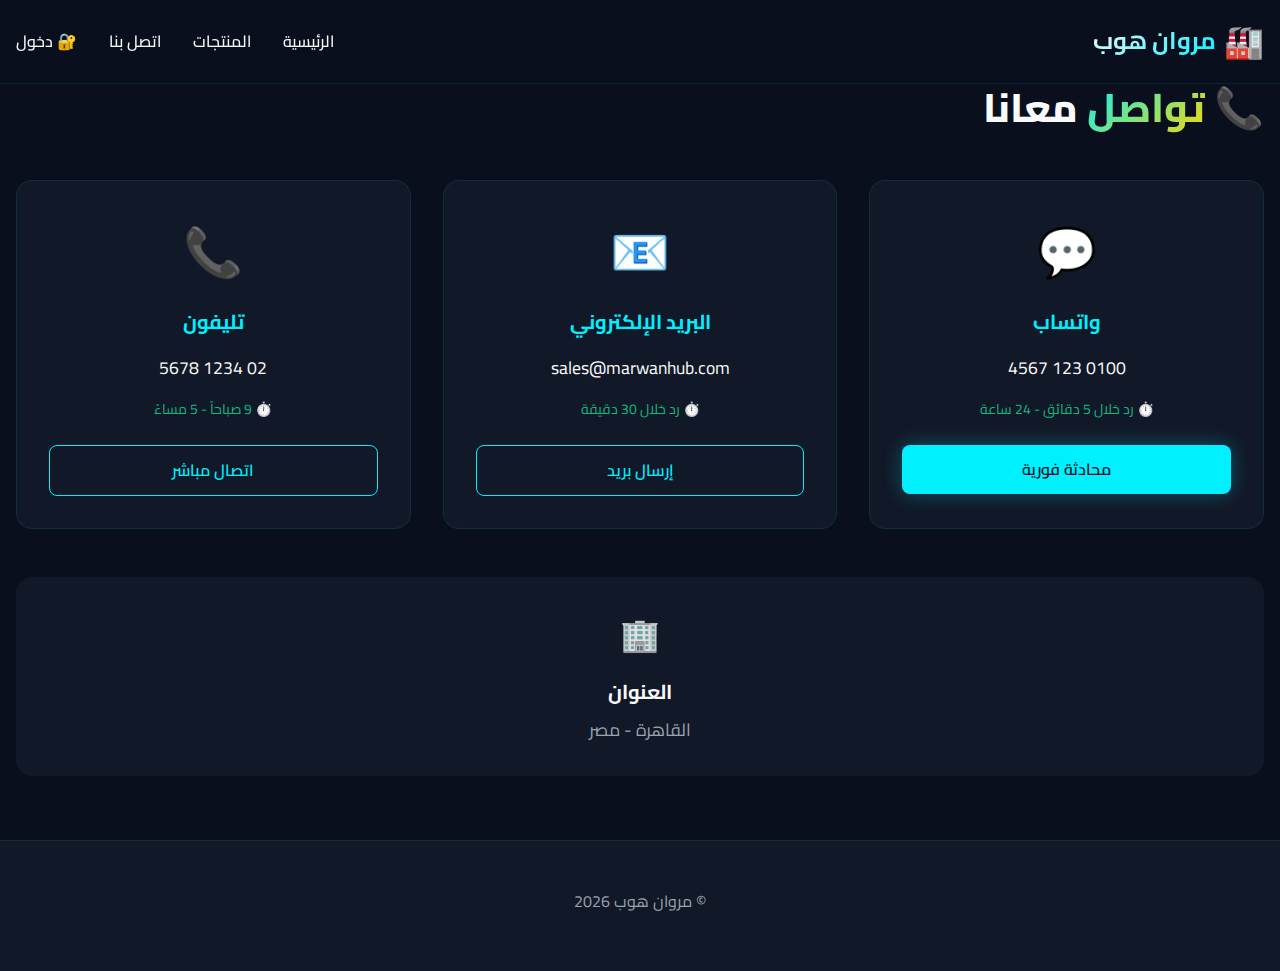
<file: pages/contact.html>
<!DOCTYPE html>
<html lang="ar" dir="rtl">
<head>
    <meta charset="UTF-8">
    <meta name="viewport" content="width=device-width, initial-scale=1.0">
    <title>مروان هوب - اتصل بنا</title>
    <link href="https://fonts.googleapis.com/css2?family=Cairo:wght@400;500;600;700;800&display=swap" rel="stylesheet">
    <link rel="stylesheet" href="../assets/css/style.css">
</head>
<body>
    <header class="header">
        <div class="container">
            <div class="header-content">
                <div class="logo">
                    <span class="logo-icon">🏭</span>
                    <span class="logo-text">مروان هوب</span>
                </div>
                <nav class="nav">
                    <a href="../index.html" class="nav-link">الرئيسية</a>
                    <a href="products.html" class="nav-link">المنتجات</a>
                    <a href="contact.html" class="nav-link">اتصل بنا</a>
                    <a href="#" class="nav-link">🔐 دخول</a>
                </nav>
            </div>
        </div>
    </header>

    <section class="container">
        <h1 class="hero-title" style="font-size: 2.5rem; margin-bottom: 1rem;">
            📞 <span>تواصل</span> معانا
        </h1>
        
        <div class="contact-grid">
            <!-- WhatsApp -->
            <div class="contact-card">
                <div class="contact-icon">💬</div>
                <div class="contact-title">واتساب</div>
                <div class="contact-info">0100 123 4567</div>
                <div class="contact-response">⏱️ رد خلال 5 دقائق - 24 ساعة</div>
                <a href="https://wa.me/201001234567" class="btn btn-primary" style="margin-top: 1.5rem; width: 100%;">
                    محادثة فورية
                </a>
            </div>
            
            <!-- Email -->
            <div class="contact-card">
                <div class="contact-icon">📧</div>
                <div class="contact-title">البريد الإلكتروني</div>
                <div class="contact-info">sales@marwanhub.com</div>
                <div class="contact-response">⏱️ رد خلال 30 دقيقة</div>
                <a href="mailto:sales@marwanhub.com" class="btn btn-outline" style="margin-top: 1.5rem; width: 100%;">
                    إرسال بريد
                </a>
            </div>
            
            <!-- Phone -->
            <div class="contact-card">
                <div class="contact-icon">📞</div>
                <div class="contact-title">تليفون</div>
                <div class="contact-info">02 1234 5678</div>
                <div class="contact-response">⏱️ 9 صباحاً - 5 مساءً</div>
                <a href="tel:+20212345678" class="btn btn-outline" style="margin-top: 1.5rem; width: 100%;">
                    اتصال مباشر
                </a>
            </div>
        </div>
        
        <!-- Address -->
        <div style="background: var(--mh-dark); padding: 2rem; border-radius: 16px; margin: 3rem 0; text-align: center;">
            <div style="font-size: 2rem; margin-bottom: 1rem;">🏢</div>
            <h3 style="font-size: 1.25rem; font-weight: 700; margin-bottom: 0.5rem;">العنوان</h3>
            <p style="color: var(--mh-gray); font-size: 1.1rem;">القاهرة - مصر</p>
        </div>
    </section>

    <footer class="footer">
        <div class="container">
            <div class="footer-content">
                <div class="footer-text">© مروان هوب 2026</div>
            </div>
        </div>
    </footer>
</body>
</html>
</file>
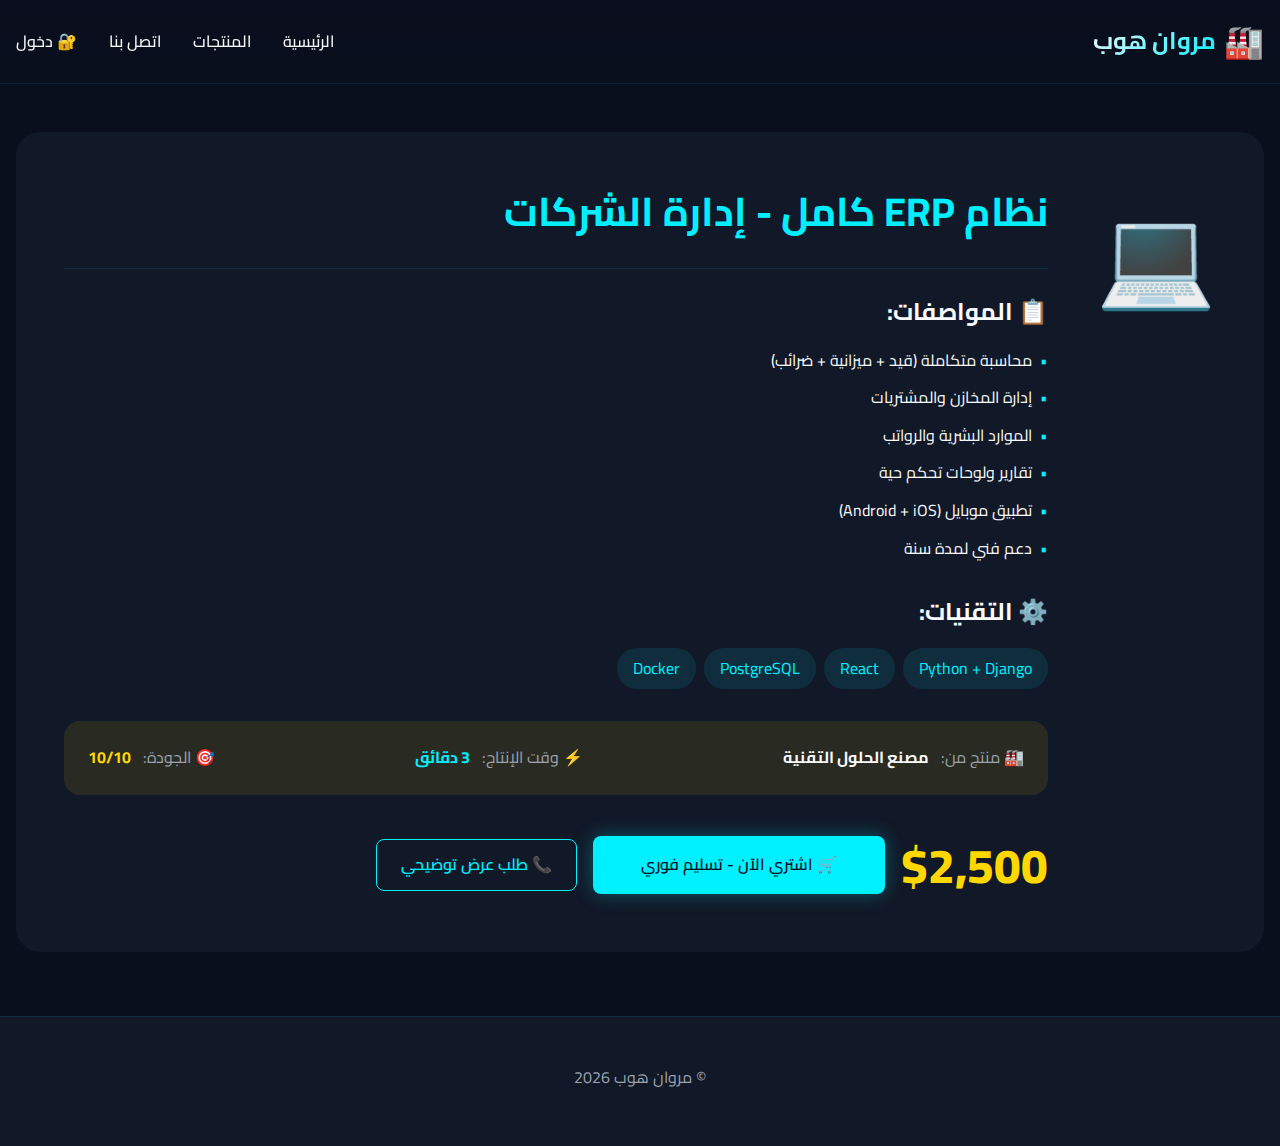
<file: pages/product.html>
<!DOCTYPE html>
<html lang="ar" dir="rtl">
<head>
    <meta charset="UTF-8">
    <meta name="viewport" content="width=device-width, initial-scale=1.0">
    <title>مروان هوب - تفاصيل المنتج</title>
    <link href="https://fonts.googleapis.com/css2?family=Cairo:wght@400;500;600;700;800&display=swap" rel="stylesheet">
    <link rel="stylesheet" href="../assets/css/style.css">
</head>
<body>
    <header class="header">
        <div class="container">
            <div class="header-content">
                <div class="logo">
                    <span class="logo-icon">🏭</span>
                    <span class="logo-text">مروان هوب</span>
                </div>
                <nav class="nav">
                    <a href="../index.html" class="nav-link">الرئيسية</a>
                    <a href="products.html" class="nav-link">المنتجات</a>
                    <a href="contact.html" class="nav-link">اتصل بنا</a>
                    <a href="#" class="nav-link">🔐 دخول</a>
                </nav>
            </div>
        </div>
    </header>

    <section class="container">
        <div style="background: var(--mh-dark); padding: 3rem; border-radius: 24px; margin: 3rem 0;">
            <div style="display: flex; align-items: flex-start; gap: 3rem; flex-wrap: wrap;">
                <!-- Product Icon -->
                <div style="font-size: 6rem; flex: 0 0 auto;">💻</div>
                
                <!-- Product Details -->
                <div style="flex: 1;">
                    <h1 style="font-size: 2.5rem; font-weight: 700; margin-bottom: 1rem; color: var(--mh-blue);">
                        نظام ERP كامل - إدارة الشركات
                    </h1>
                    
                    <hr style="border: none; border-top: 1px solid rgba(0,240,255,0.1); margin: 1.5rem 0;">
                    
                    <h2 style="font-size: 1.5rem; font-weight: 700; margin-bottom: 1rem;">📋 المواصفات:</h2>
                    <ul style="list-style: none; padding: 0; margin-bottom: 2rem;">
                        <li style="margin-bottom: 0.75rem; display: flex; align-items: center; gap: 0.5rem;">
                            <span style="color: var(--mh-blue);">•</span> محاسبة متكاملة (قيد + ميزانية + ضرائب)
                        </li>
                        <li style="margin-bottom: 0.75rem; display: flex; align-items: center; gap: 0.5rem;">
                            <span style="color: var(--mh-blue);">•</span> إدارة المخازن والمشتريات
                        </li>
                        <li style="margin-bottom: 0.75rem; display: flex; align-items: center; gap: 0.5rem;">
                            <span style="color: var(--mh-blue);">•</span> الموارد البشرية والرواتب
                        </li>
                        <li style="margin-bottom: 0.75rem; display: flex; align-items: center; gap: 0.5rem;">
                            <span style="color: var(--mh-blue);">•</span> تقارير ولوحات تحكم حية
                        </li>
                        <li style="margin-bottom: 0.75rem; display: flex; align-items: center; gap: 0.5rem;">
                            <span style="color: var(--mh-blue);">•</span> تطبيق موبايل (Android + iOS)
                        </li>
                        <li style="margin-bottom: 0.75rem; display: flex; align-items: center; gap: 0.5rem;">
                            <span style="color: var(--mh-blue);">•</span> دعم فني لمدة سنة
                        </li>
                    </ul>
                    
                    <h2 style="font-size: 1.5rem; font-weight: 700; margin-bottom: 1rem;">⚙️ التقنيات:</h2>
                    <div style="display: flex; gap: 0.5rem; flex-wrap: wrap; margin-bottom: 2rem;">
                        <span style="background: rgba(0,240,255,0.1); color: var(--mh-blue); padding: 0.5rem 1rem; border-radius: 20px;">Python + Django</span>
                        <span style="background: rgba(0,240,255,0.1); color: var(--mh-blue); padding: 0.5rem 1rem; border-radius: 20px;">React</span>
                        <span style="background: rgba(0,240,255,0.1); color: var(--mh-blue); padding: 0.5rem 1rem; border-radius: 20px;">PostgreSQL</span>
                        <span style="background: rgba(0,240,255,0.1); color: var(--mh-blue); padding: 0.5rem 1rem; border-radius: 20px;">Docker</span>
                    </div>
                    
                    <div style="background: rgba(255,215,0,0.1); padding: 1.5rem; border-radius: 16px; margin-bottom: 2rem;">
                        <div style="display: flex; justify-content: space-between; align-items: center; flex-wrap: wrap;">
                            <div>
                                <span style="color: var(--mh-gray);">🏭 منتج من:</span>
                                <span style="color: var(--mh-white); font-weight: 700; margin-right: 0.5rem;">مصنع الحلول التقنية</span>
                            </div>
                            <div>
                                <span style="color: var(--mh-gray);">⚡ وقت الإنتاج:</span>
                                <span style="color: var(--mh-blue); font-weight: 700; margin-right: 0.5rem;">3 دقائق</span>
                            </div>
                            <div>
                                <span style="color: var(--mh-gray);">🎯 الجودة:</span>
                                <span style="color: var(--mh-gold); font-weight: 700; margin-right: 0.5rem;">10/10</span>
                            </div>
                        </div>
                    </div>
                    
                    <div style="display: flex; gap: 1rem; align-items: center; flex-wrap: wrap;">
                        <span style="font-size: 3rem; font-weight: 800; color: var(--mh-gold);">$2,500</span>
                        <a href="success.html?product=ERP" class="btn btn-primary" style="padding: 1rem 3rem;">🛒 اشتري الآن - تسليم فوري</a>
                        <a href="contact.html" class="btn btn-outline">📞 طلب عرض توضيحي</a>
                    </div>
                </div>
            </div>
        </div>
    </section>

    <footer class="footer">
        <div class="container">
            <div class="footer-content">
                <div class="footer-text">© مروان هوب 2026</div>
            </div>
        </div>
    </footer>
</body>
</html>
</file>
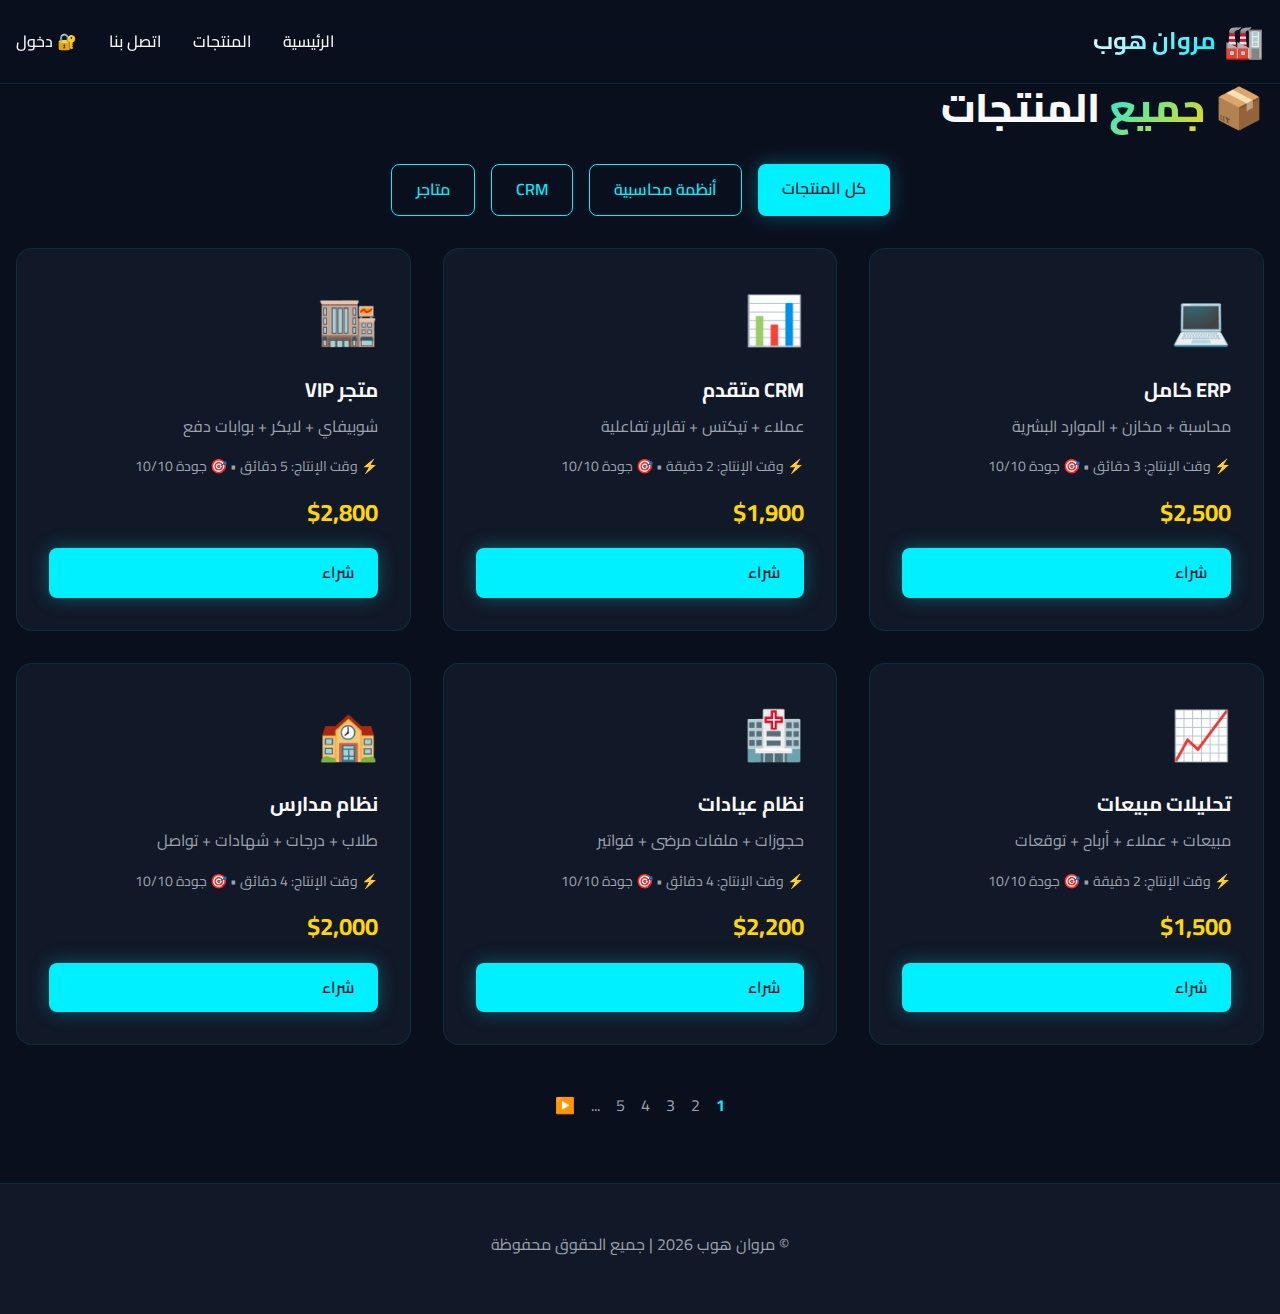
<file: pages/products.html>
<!DOCTYPE html>
<html lang="ar" dir="rtl">
<head>
    <meta charset="UTF-8">
    <meta name="viewport" content="width=device-width, initial-scale=1.0">
    <title>مروان هوب - جميع المنتجات</title>
    <link href="https://fonts.googleapis.com/css2?family=Cairo:wght@400;500;600;700;800&display=swap" rel="stylesheet">
    <link rel="stylesheet" href="../assets/css/style.css">
</head>
<body>
    <header class="header">
        <div class="container">
            <div class="header-content">
                <div class="logo">
                    <span class="logo-icon">🏭</span>
                    <span class="logo-text">مروان هوب</span>
                </div>
                <nav class="nav">
                    <a href="../index.html" class="nav-link">الرئيسية</a>
                    <a href="products.html" class="nav-link">المنتجات</a>
                    <a href="contact.html" class="nav-link">اتصل بنا</a>
                    <a href="#" class="nav-link">🔐 دخول</a>
                </nav>
            </div>
        </div>
    </header>

    <section class="container">
        <h1 class="hero-title" style="font-size: 2.5rem; margin-bottom: 1rem;">
            📦 <span>جميع</span> المنتجات
        </h1>
        
        <!-- Filters -->
        <div style="display: flex; gap: 1rem; justify-content: center; margin: 2rem 0; flex-wrap: wrap;">
            <a href="?category=all" class="btn btn-primary">كل المنتجات</a>
            <a href="?category=erp" class="btn btn-outline">أنظمة محاسبية</a>
            <a href="?category=crm" class="btn btn-outline">CRM</a>
            <a href="?category=ecommerce" class="btn btn-outline">متاجر</a>
        </div>

        <!-- Products Grid -->
        <div class="products-grid" style="grid-template-columns: repeat(auto-fit, minmax(300px, 1fr));">
            <!-- ERP -->
            <div class="product-card">
                <div class="product-icon">💻</div>
                <div class="product-title">ERP كامل</div>
                <p style="color: var(--mh-gray);">محاسبة + مخازن + الموارد البشرية</p>
                <div style="margin: 1rem 0; color: var(--mh-gray); font-size: 0.875rem;">
                    ⚡ وقت الإنتاج: 3 دقائق • 🎯 جودة 10/10
                </div>
                <div class="product-price">$2,500</div>
                <a href="product.html?id=erp" class="btn btn-primary" style="width: 100%;">شراء</a>
            </div>
            
            <!-- CRM -->
            <div class="product-card">
                <div class="product-icon">📊</div>
                <div class="product-title">CRM متقدم</div>
                <p style="color: var(--mh-gray);">عملاء + تيكتس + تقارير تفاعلية</p>
                <div style="margin: 1rem 0; color: var(--mh-gray); font-size: 0.875rem;">
                    ⚡ وقت الإنتاج: 2 دقيقة • 🎯 جودة 10/10
                </div>
                <div class="product-price">$1,900</div>
                <a href="product.html?id=crm" class="btn btn-primary" style="width: 100%;">شراء</a>
            </div>
            
            <!-- متجر VIP -->
            <div class="product-card">
                <div class="product-icon">🏬</div>
                <div class="product-title">متجر VIP</div>
                <p style="color: var(--mh-gray);">شوبيفاي + لايكر + بوابات دفع</p>
                <div style="margin: 1rem 0; color: var(--mh-gray); font-size: 0.875rem;">
                    ⚡ وقت الإنتاج: 5 دقائق • 🎯 جودة 10/10
                </div>
                <div class="product-price">$2,800</div>
                <a href="product.html?id=ecommerce" class="btn btn-primary" style="width: 100%;">شراء</a>
            </div>
            
            <!-- تحليلات -->
            <div class="product-card">
                <div class="product-icon">📈</div>
                <div class="product-title">تحليلات مبيعات</div>
                <p style="color: var(--mh-gray);">مبيعات + عملاء + أرباح + توقعات</p>
                <div style="margin: 1rem 0; color: var(--mh-gray); font-size: 0.875rem;">
                    ⚡ وقت الإنتاج: 2 دقيقة • 🎯 جودة 10/10
                </div>
                <div class="product-price">$1,500</div>
                <a href="product.html?id=analytics" class="btn btn-primary" style="width: 100%;">شراء</a>
            </div>
            
            <!-- نظام عيادات -->
            <div class="product-card">
                <div class="product-icon">🏥</div>
                <div class="product-title">نظام عيادات</div>
                <p style="color: var(--mh-gray);">حجوزات + ملفات مرضى + فواتير</p>
                <div style="margin: 1rem 0; color: var(--mh-gray); font-size: 0.875rem;">
                    ⚡ وقت الإنتاج: 4 دقائق • 🎯 جودة 10/10
                </div>
                <div class="product-price">$2,200</div>
                <a href="product.html?id=clinic" class="btn btn-primary" style="width: 100%;">شراء</a>
            </div>
            
            <!-- نظام مدارس -->
            <div class="product-card">
                <div class="product-icon">🏫</div>
                <div class="product-title">نظام مدارس</div>
                <p style="color: var(--mh-gray);">طلاب + درجات + شهادات + تواصل</p>
                <div style="margin: 1rem 0; color: var(--mh-gray); font-size: 0.875rem;">
                    ⚡ وقت الإنتاج: 4 دقائق • 🎯 جودة 10/10
                </div>
                <div class="product-price">$2,000</div>
                <a href="product.html?id=school" class="btn btn-primary" style="width: 100%;">شراء</a>
            </div>
        </div>

        <!-- Pagination -->
        <div style="display: flex; justify-content: center; gap: 1rem; margin: 3rem 0;">
            <span style="color: var(--mh-blue); font-weight: 700;">1</span>
            <a href="#" style="color: var(--mh-gray); text-decoration: none;">2</a>
            <a href="#" style="color: var(--mh-gray); text-decoration: none;">3</a>
            <a href="#" style="color: var(--mh-gray); text-decoration: none;">4</a>
            <a href="#" style="color: var(--mh-gray); text-decoration: none;">5</a>
            <span style="color: var(--mh-gray);">...</span>
            <a href="#" style="color: var(--mh-gray); text-decoration: none;">▶️</a>
        </div>
    </section>

    <footer class="footer">
        <div class="container">
            <div class="footer-content">
                <div class="footer-text">© مروان هوب 2026 | جميع الحقوق محفوظة</div>
            </div>
        </div>
    </footer>
</body>
</html>
</file>
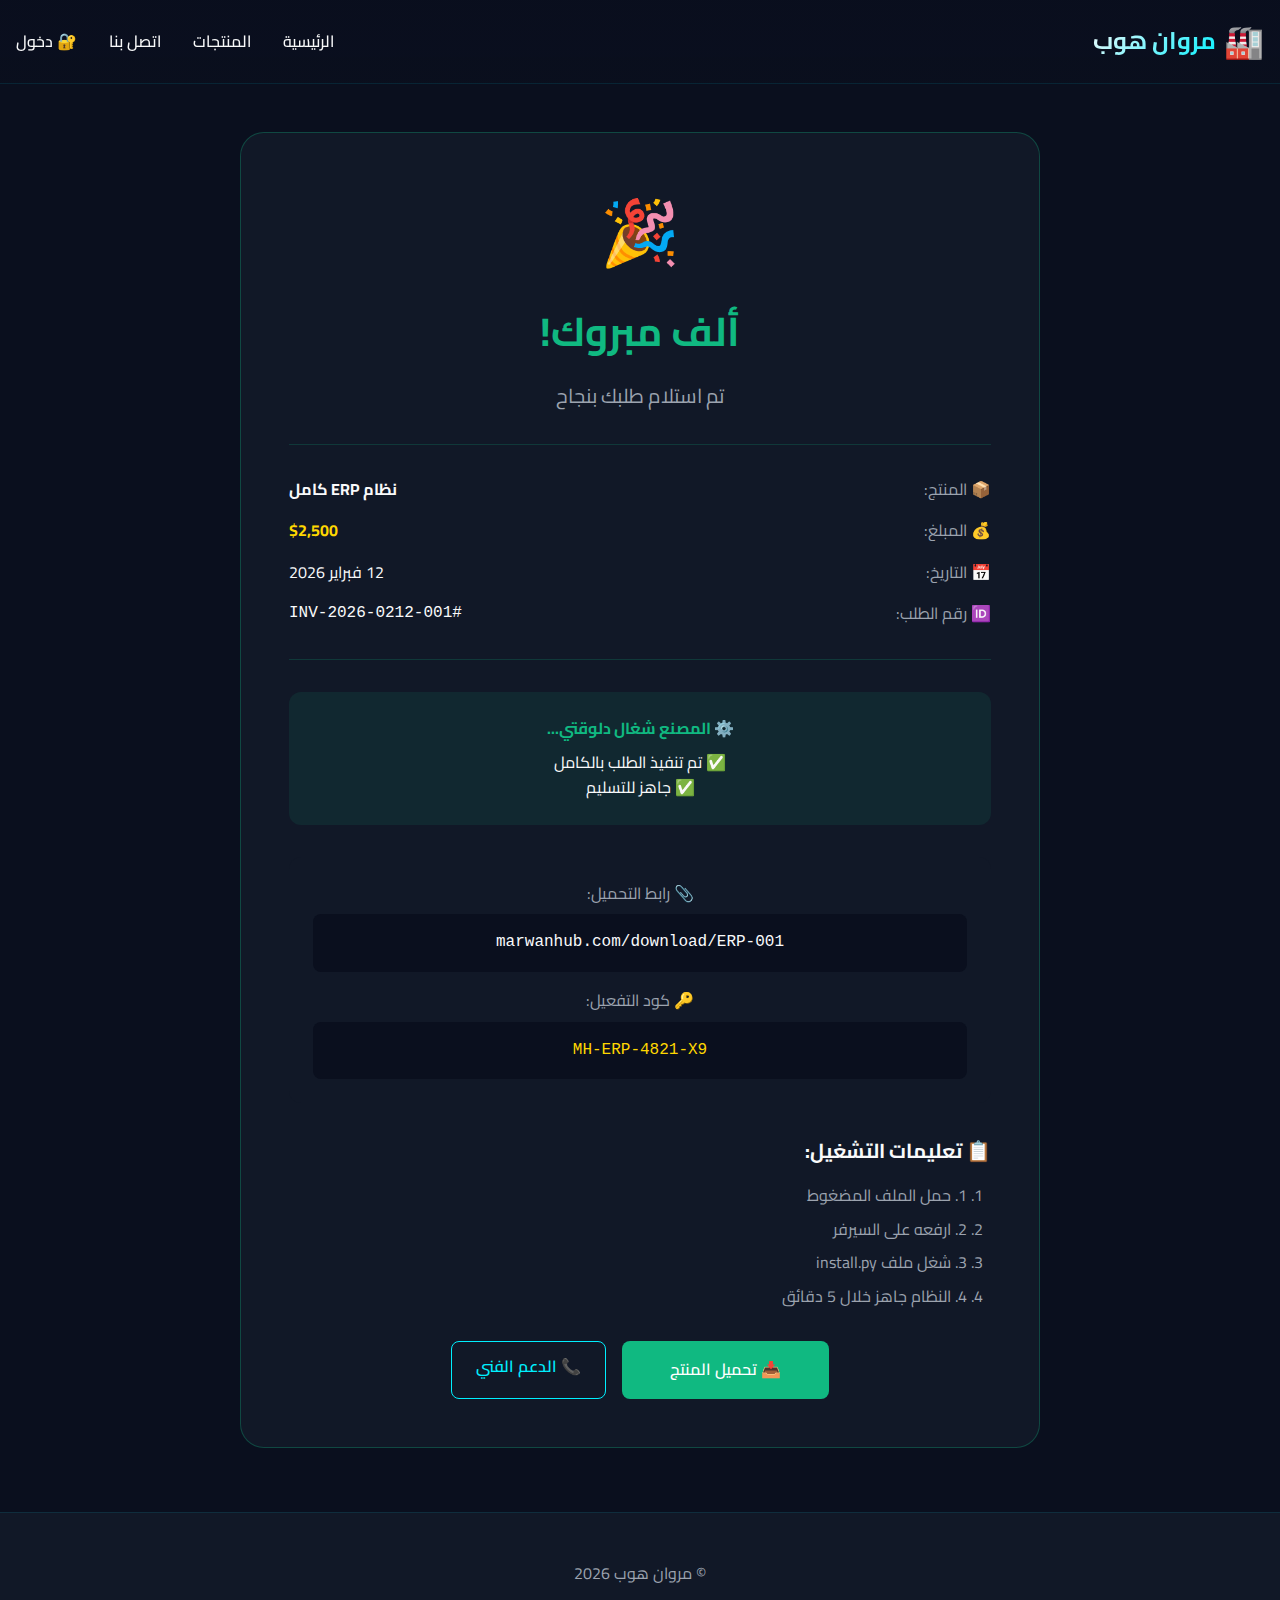
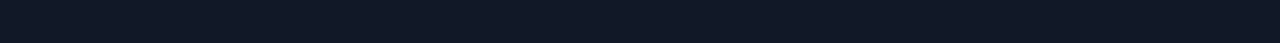
<file: pages/success.html>
<!DOCTYPE html>
<html lang="ar" dir="rtl">
<head>
    <meta charset="UTF-8">
    <meta name="viewport" content="width=device-width, initial-scale=1.0">
    <title>مروان هوب - تم الشراء بنجاح</title>
    <link href="https://fonts.googleapis.com/css2?family=Cairo:wght@400;500;600;700;800&display=swap" rel="stylesheet">
    <link rel="stylesheet" href="../assets/css/style.css">
</head>
<body>
    <header class="header">
        <div class="container">
            <div class="header-content">
                <div class="logo">
                    <span class="logo-icon">🏭</span>
                    <span class="logo-text">مروان هوب</span>
                </div>
                <nav class="nav">
                    <a href="../index.html" class="nav-link">الرئيسية</a>
                    <a href="products.html" class="nav-link">المنتجات</a>
                    <a href="contact.html" class="nav-link">اتصل بنا</a>
                    <a href="#" class="nav-link">🔐 دخول</a>
                </nav>
            </div>
        </div>
    </header>

    <section class="container">
        <div class="success-card">
            <div class="success-icon">🎉</div>
            <h1 class="success-title">ألف مبروك!</h1>
            <p style="font-size: 1.25rem; color: var(--mh-gray); margin-bottom: 2rem;">
                تم استلام طلبك بنجاح
            </p>
            
            <hr style="border: none; border-top: 1px solid rgba(16,185,129,0.2); margin: 2rem 0;">
            
            <div style="text-align: right;">
                <div style="display: flex; justify-content: space-between; margin-bottom: 1rem;">
                    <span style="color: var(--mh-gray);">📦 المنتج:</span>
                    <span style="color: var(--mh-white); font-weight: 700;" id="productName">نظام ERP كامل</span>
                </div>
                <div style="display: flex; justify-content: space-between; margin-bottom: 1rem;">
                    <span style="color: var(--mh-gray);">💰 المبلغ:</span>
                    <span style="color: var(--mh-gold); font-weight: 700;">$2,500</span>
                </div>
                <div style="display: flex; justify-content: space-between; margin-bottom: 1rem;">
                    <span style="color: var(--mh-gray);">📅 التاريخ:</span>
                    <span style="color: var(--mh-white);">12 فبراير 2026</span>
                </div>
                <div style="display: flex; justify-content: space-between; margin-bottom: 1rem;">
                    <span style="color: var(--mh-gray);">🆔 رقم الطلب:</span>
                    <span style="color: var(--mh-white); font-family: 'JetBrains Mono', monospace;">#INV-2026-0212-001</span>
                </div>
            </div>
            
            <hr style="border: none; border-top: 1px solid rgba(16,185,129,0.2); margin: 2rem 0;">
            
            <div style="background: rgba(16,185,129,0.1); padding: 1.5rem; border-radius: 12px; margin-bottom: 2rem;">
                <p style="color: var(--mh-green); font-weight: 700; margin-bottom: 0.5rem;">⚙️ المصنع شغال دلوقتي...</p>
                <p style="color: var(--mh-white);">✅ تم تنفيذ الطلب بالكامل</p>
                <p style="color: var(--mh-white);">✅ جاهز للتسليم</p>
            </div>
            
            <div style="background: var(--mh-dark); padding: 1.5rem; border-radius: 12px; margin-bottom: 2rem;">
                <p style="color: var(--mh-gray); margin-bottom: 0.5rem;">📎 رابط التحميل:</p>
                <p style="font-family: 'JetBrains Mono', monospace; background: var(--mh-black); padding: 1rem; border-radius: 8px; margin-bottom: 1rem; word-break: break-all;">
                    marwanhub.com/download/ERP-001
                </p>
                <p style="color: var(--mh-gray); margin-bottom: 0.5rem;">🔑 كود التفعيل:</p>
                <p style="font-family: 'JetBrains Mono', monospace; background: var(--mh-black); padding: 1rem; border-radius: 8px; color: var(--mh-gold);">
                    MH-ERP-4821-X9
                </p>
            </div>
            
            <h3 style="font-size: 1.25rem; font-weight: 700; margin-bottom: 1rem; text-align: right;">📋 تعليمات التشغيل:</h3>
            <ol style="text-align: right; padding-right: 1.5rem; margin-bottom: 2rem; color: var(--mh-gray);">
                <li style="margin-bottom: 0.5rem;">1. حمل الملف المضغوط</li>
                <li style="margin-bottom: 0.5rem;">2. ارفعه على السيرفر</li>
                <li style="margin-bottom: 0.5rem;">3. شغل ملف install.py</li>
                <li style="margin-bottom: 0.5rem;">4. النظام جاهز خلال 5 دقائق</li>
            </ol>
            
            <div style="display: flex; gap: 1rem; justify-content: center;">
                <a href="#" class="btn" style="background: var(--mh-green); color: white; padding: 1rem 3rem;">📥 تحميل المنتج</a>
                <a href="contact.html" class="btn btn-outline">📞 الدعم الفني</a>
            </div>
        </div>
    </section>

    <footer class="footer">
        <div class="container">
            <div class="footer-content">
                <div class="footer-text">© مروان هوب 2026</div>
            </div>
        </div>
    </footer>

    <script>
        // Get product from URL parameter
        const urlParams = new URLSearchParams(window.location.search);
        const product = urlParams.get('product');
        
        if (product) {
            document.getElementById('productName').textContent = 
                product === 'ERP' ? 'نظام ERP كامل' :
                product === 'CRM' ? 'نظام CRM متقدم' :
                product === 'ECOMMERCE' ? 'متجر إلكتروني' :
                'نظام ERP كامل';
        }
    </script>
</body>
</html>
</file>
<file: assets/css/style.css>
/* ============================================
   مروان هوب - Marwan Hub
   الهوية البصرية - الإصدار 1.0
============================================ */

:root {
    --mh-black: #0A0F1E;
    --mh-blue: #00F0FF;
    --mh-gold: #FFD700;
    --mh-dark: #111827;
    --mh-green: #10B981;
    --mh-white: #F9FAFB;
    --mh-gray: #9CA3AF;
}

* {
    margin: 0;
    padding: 0;
    box-sizing: border-box;
}

body {
    font-family: 'Tajawal', 'Cairo', sans-serif;
    background-color: var(--mh-black);
    color: var(--mh-white);
    line-height: 1.6;
}

.container {
    max-width: 1280px;
    margin: 0 auto;
    padding: 0 1rem;
}

/* Header */
.header {
    background: linear-gradient(to bottom, rgba(10,15,30,0.95), rgba(10,15,30,0.98));
    backdrop-filter: blur(10px);
    border-bottom: 1px solid rgba(0,240,255,0.1);
    position: sticky;
    top: 0;
    z-index: 1000;
}

.header-content {
    display: flex;
    justify-content: space-between;
    align-items: center;
    padding: 1rem 0;
}

.logo {
    display: flex;
    align-items: center;
    gap: 0.5rem;
}

.logo-icon {
    font-size: 2rem;
}

.logo-text {
    font-size: 1.5rem;
    font-weight: 700;
    background: linear-gradient(135deg, var(--mh-white), var(--mh-blue));
    -webkit-background-clip: text;
    -webkit-text-fill-color: transparent;
}

.nav {
    display: flex;
    gap: 2rem;
    align-items: center;
}

.nav-link {
    color: var(--mh-white);
    text-decoration: none;
    font-weight: 500;
    transition: color 0.3s;
}

.nav-link:hover {
    color: var(--mh-blue);
}

/* Buttons */
.btn {
    padding: 0.75rem 1.5rem;
    border-radius: 8px;
    font-weight: 600;
    cursor: pointer;
    transition: all 0.3s;
    border: none;
    font-size: 1rem;
    text-decoration: none;
    display: inline-block;
}

.btn-primary {
    background: var(--mh-blue);
    color: var(--mh-black);
    box-shadow: 0 0 20px rgba(0,240,255,0.3);
}

.btn-primary:hover {
    transform: translateY(-2px);
    box-shadow: 0 0 30px rgba(0,240,255,0.5);
}

.btn-outline {
    background: transparent;
    border: 1px solid var(--mh-blue);
    color: var(--mh-blue);
}

.btn-outline:hover {
    background: var(--mh-blue);
    color: var(--mh-black);
}

/* Hero Section */
.hero {
    padding: 4rem 0;
    text-align: center;
}

.hero-title {
    font-size: 3.5rem;
    font-weight: 800;
    margin-bottom: 1.5rem;
    line-height: 1.2;
}

.hero-title span {
    background: linear-gradient(135deg, var(--mh-blue), var(--mh-gold));
    -webkit-background-clip: text;
    -webkit-text-fill-color: transparent;
}

.hero-subtitle {
    font-size: 1.25rem;
    color: var(--mh-gray);
    max-width: 800px;
    margin: 0 auto 2rem;
}

/* Stats Grid */
.stats-grid {
    display: grid;
    grid-template-columns: repeat(auto-fit, minmax(200px, 1fr));
    gap: 2rem;
    margin: 4rem 0;
}

.stat-card {
    background: var(--mh-dark);
    padding: 2rem;
    border-radius: 16px;
    text-align: center;
    border: 1px solid rgba(0,240,255,0.1);
    transition: all 0.3s;
}

.stat-card:hover {
    border-color: var(--mh-blue);
    transform: translateY(-5px);
    box-shadow: 0 10px 30px rgba(0,240,255,0.1);
}

.stat-icon {
    font-size: 2.5rem;
    margin-bottom: 1rem;
}

.stat-number {
    font-size: 2.5rem;
    font-weight: 700;
    color: var(--mh-blue);
    margin-bottom: 0.5rem;
}

.stat-label {
    color: var(--mh-gray);
}

/* Products Grid */
.products-grid {
    display: grid;
    grid-template-columns: repeat(auto-fit, minmax(250px, 1fr));
    gap: 2rem;
    margin: 2rem 0;
}

.product-card {
    background: var(--mh-dark);
    padding: 2rem;
    border-radius: 16px;
    border: 1px solid rgba(0,240,255,0.1);
    transition: all 0.3s;
}

.product-card:hover {
    border-color: var(--mh-blue);
    transform: translateY(-5px);
}

.product-icon {
    font-size: 3rem;
    margin-bottom: 1rem;
}

.product-title {
    font-size: 1.25rem;
    font-weight: 700;
    margin-bottom: 0.5rem;
}

.product-price {
    font-size: 1.5rem;
    font-weight: 700;
    color: var(--mh-gold);
    margin: 1rem 0;
}

/* Footer */
.footer {
    background: var(--mh-dark);
    padding: 3rem 0;
    margin-top: 4rem;
    border-top: 1px solid rgba(0,240,255,0.1);
}

.footer-content {
    text-align: center;
}

.footer-text {
    color: var(--mh-gray);
    margin-bottom: 0.5rem;
}

/* Contact Page */
.contact-grid {
    display: grid;
    grid-template-columns: repeat(auto-fit, minmax(300px, 1fr));
    gap: 2rem;
    margin: 3rem 0;
}

.contact-card {
    background: var(--mh-dark);
    padding: 2rem;
    border-radius: 16px;
    text-align: center;
    border: 1px solid rgba(0,240,255,0.1);
}

.contact-icon {
    font-size: 3rem;
    margin-bottom: 1rem;
}

.contact-title {
    font-size: 1.25rem;
    font-weight: 700;
    margin-bottom: 0.5rem;
    color: var(--mh-blue);
}

.contact-info {
    font-size: 1.1rem;
    margin: 1rem 0;
}

.contact-response {
    color: var(--mh-green);
    font-size: 0.875rem;
}

/* Success Page */
.success-card {
    background: var(--mh-dark);
    padding: 3rem;
    border-radius: 24px;
    text-align: center;
    max-width: 800px;
    margin: 3rem auto;
    border: 1px solid rgba(16,185,129,0.3);
}

.success-icon {
    font-size: 4rem;
    color: var(--mh-green);
    margin-bottom: 1rem;
}

.success-title {
    font-size: 2.5rem;
    font-weight: 700;
    color: var(--mh-green);
    margin-bottom: 1rem;
}

.download-btn {
    background: var(--mh-green);
    color: white;
    padding: 1rem 2rem;
    border-radius: 8px;
    text-decoration: none;
    display: inline-block;
    margin: 1rem 0;
}

/* Utilities */
.section-title {
    font-size: 2rem;
    font-weight: 700;
    margin-bottom: 2rem;
    text-align: center;
}

.section-title span {
    color: var(--mh-blue);
}

.text-center { text-align: center; }
.mt-4 { margin-top: 1rem; }
.mb-4 { margin-bottom: 1rem; }
.p-4 { padding: 1rem; }

/* Responsive */
@media (max-width: 768px) {
    .header-content {
        flex-direction: column;
        gap: 1rem;
    }
    
    .nav {
        flex-wrap: wrap;
        justify-content: center;
        gap: 1rem;
    }
    
    .hero-title {
        font-size: 2.5rem;
    }
    
    .stats-grid {
        grid-template-columns: 1fr;
    }
}
</file>
